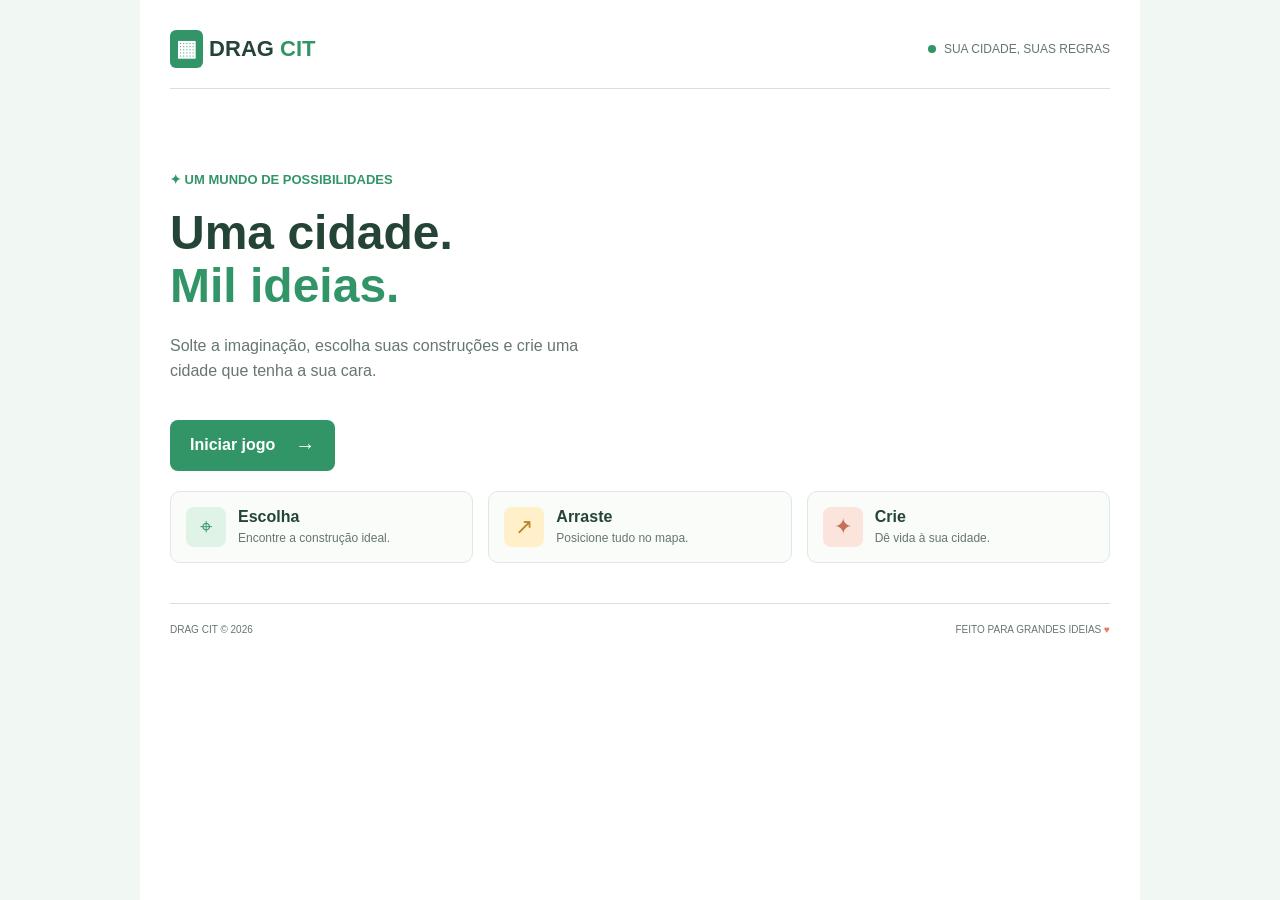
<file: index.html>
<!DOCTYPE html>
<html lang="pt-BR">
<head>
  <meta charset="UTF-8">
  <meta name="viewport" content="width=device-width, initial-scale=1.0">
  <title>Drag Cit — Construa sua cidade</title>
  <link rel="stylesheet" href="style.css">
</head>
<body>
  <main class="screen">
    <header class="topbar">
      <a class="brand" href="#" aria-label="Drag Cit início"><span class="brand-icon">▦</span> DRAG <span>CIT</span></a>
      <div class="top-note"><span class="online-dot"></span> SUA CIDADE, SUAS REGRAS</div>
    </header>

    <section class="hero">
      <div class="hero-copy">
        <p class="eyebrow"><span>✦</span> UM MUNDO DE POSSIBILIDADES</p>
        <h1>Uma cidade.<br><span>Mil ideias.</span></h1>
        <p class="description">Solte a imaginação, escolha suas construções e crie uma cidade que tenha a sua cara.</p>
        <button id="startButton" class="start-button" type="button">
          <a href="drag.html">Iniciar jogo</a><span class="button-arrow" aria-hidden="true">→</span>
        </button>

      </div>



    <section class="features" aria-label="Como jogar">
      <article class="feature"><span class="feature-icon mint">⌖</span><div><h2>Escolha</h2><p>Encontre a construção ideal.</p></div></article>
      <article class="feature"><span class="feature-icon yellow">↗</span><div><h2>Arraste</h2><p>Posicione tudo no mapa.</p></div></article>
      <article class="feature"><span class="feature-icon pink">✦</span><div><h2>Crie</h2><p>Dê vida à sua cidade.</p></div></article>
    </section>
    <footer><span>DRAG CIT © 2026</span><span>FEITO PARA GRANDES IDEIAS <b>♥</b></span></footer>
  </main>
  <script src="script.js"></script>
</body>
</html>
</file>
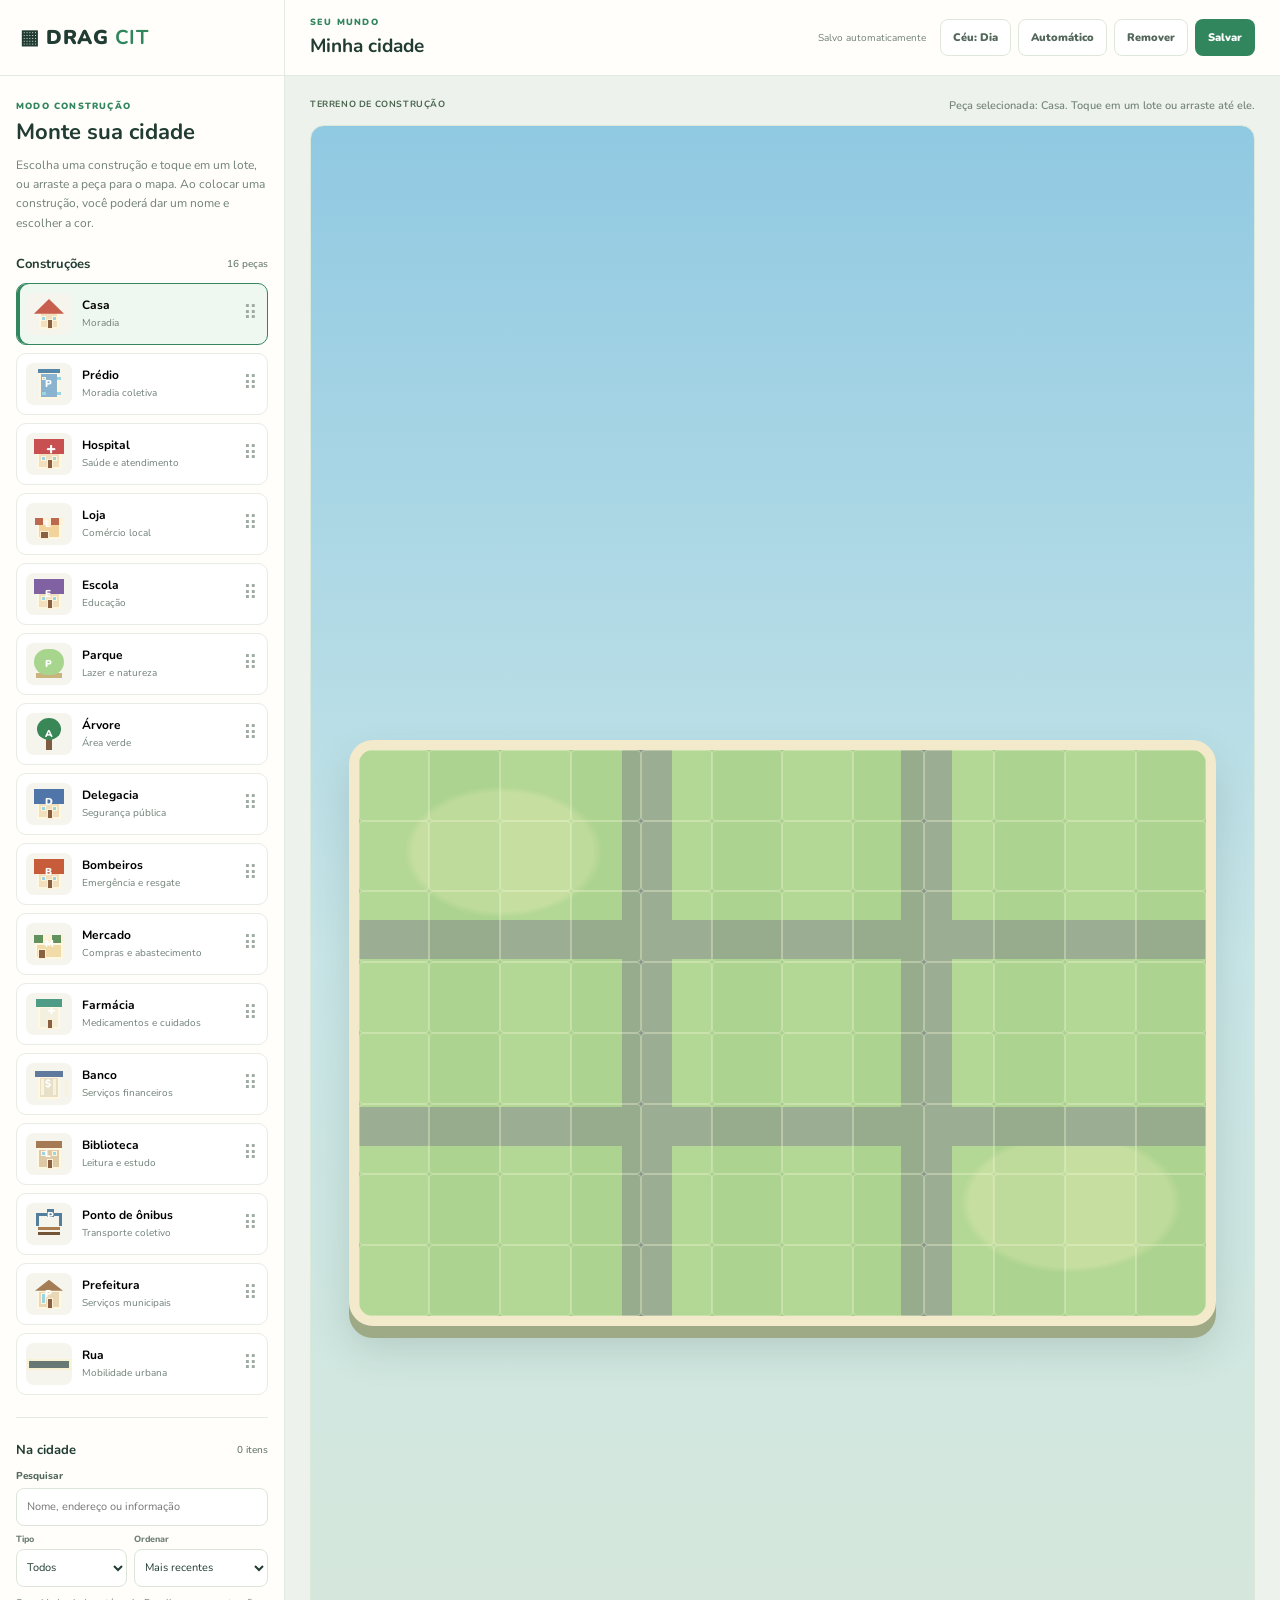
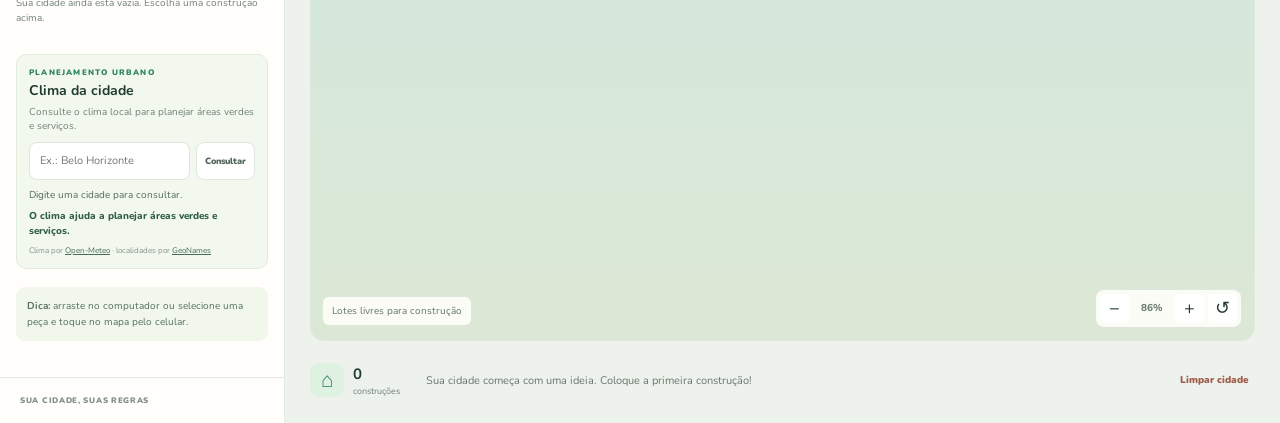
<file: drag.html>
<!doctype html>
<html lang="pt-BR">
<head>
  <meta charset="utf-8">
  <meta name="viewport" content="width=device-width, initial-scale=1">
  <meta name="theme-color" content="#edf3ec">
  <title>Drag Cit — Minha cidade</title>
  <link rel="stylesheet" href="drag.css">
</head>
<body>
<div class="layout">
  <aside class="sidebar" id="sidebar" aria-label="Painel de construções">
    <div class="side-head">
      <a class="brand" href="index.html">▦ DRAG <b>CIT</b></a>
      <button id="closeMenu" class="icon close" type="button" aria-label="Fechar menu">×</button>
    </div>
    <div class="side-content">
      <p class="kicker">MODO CONSTRUÇÃO</p>
      <h1>Monte sua cidade</h1>
      <p class="intro">Escolha uma construção e toque em um lote, ou arraste a peça para o mapa. Ao colocar uma construção, você poderá dar um nome e escolher a cor.</p>

      <section aria-labelledby="catalogHeading">
        <h2 class="catalog-title" id="catalogHeading">Construções <small id="pieceCount">0 peças</small></h2>
        <div class="catalog" id="catalog" aria-label="Catálogo de construções"></div>
      </section>

      <section class="placed-panel" aria-labelledby="placedHeading">
        <h2 class="catalog-title" id="placedHeading">Na cidade <small id="count">0 itens</small></h2>
        <label class="field-label" for="searchBuildings">Pesquisar</label>
        <input id="searchBuildings" class="control-input" type="search" placeholder="Nome, endereço ou informação">
        <div class="filter-row">
          <label class="filter-field"><span>Tipo</span>
            <select id="filterType" class="control-input"><option value="all">Todos</option></select>
          </label>
          <label class="filter-field"><span>Ordenar</span>
            <select id="sortBy" class="control-input">
              <option value="newest">Mais recentes</option>
              <option value="oldest">Mais antigos</option>
              <option value="name">Nome A–Z</option>
              <option value="type">Tipo</option>
            </select>
          </label>
        </div>
        <p id="emptyList" class="empty-list">Sua cidade ainda está vazia. Escolha uma construção acima.</p>
        <ul id="buildingList" class="building-list" aria-label="Construções colocadas na cidade"></ul>
      </section>

      <section class="weather-card" aria-labelledby="weatherHeading">
        <p class="kicker">PLANEJAMENTO URBANO</p>
        <h2 id="weatherHeading">Clima da cidade</h2>
        <p class="weather-intro">Consulte o clima local para planejar áreas verdes e serviços.</p>
        <form id="weatherForm" class="weather-form">
          <label class="sr-only" for="cityInput">Nome da cidade</label>
          <input id="cityInput" class="control-input" type="search" placeholder="Ex.: Belo Horizonte" required>
          <button class="tool secondary" id="weatherButton" type="submit">Consultar</button>
        </form>
        <p id="weatherResult" class="weather-result" role="status" aria-live="polite">Digite uma cidade para consultar.</p>
        <p id="weatherAdvice" class="weather-advice">O clima ajuda a planejar áreas verdes e serviços.</p>
        <small class="weather-credit">Clima por <a href="https://open-meteo.com/" target="_blank" rel="noopener noreferrer">Open-Meteo</a> · localidades por <a href="https://www.geonames.org/" target="_blank" rel="noopener noreferrer">GeoNames</a></small>
      </section>
      <p class="tip"><span><b>Dica:</b> arraste no computador ou selecione uma peça e toque no mapa pelo celular.</span></p>
    </div>
    <div class="side-foot">SUA CIDADE, SUAS REGRAS</div>
  </aside>

  <div class="overlay" id="overlay"></div>
  <main class="workspace">
    <header class="toolbar">
      <div class="toolbar-left">
        <button id="openMenu" class="icon menu" type="button" aria-label="Abrir construções">☰</button>
        <div><p class="kicker">SEU MUNDO</p><h2>Minha cidade</h2></div>
      </div>
      <div class="actions">
        <span id="saveStatus" role="status" aria-live="polite">Salvo automaticamente</span>
        <button id="toggleSky" class="tool secondary" type="button" aria-label="Alternar céu entre dia e noite">Céu: Dia</button>
        <button id="autoSky" class="tool secondary" type="button" aria-label="Usar o céu automático da consulta do clima">Automático</button>
        <button id="removeMode" class="tool secondary" type="button" aria-pressed="false">Remover</button>
        <button id="save" class="tool primary" type="button">Salvar</button>
      </div>
    </header>
    <section class="game" aria-label="Construtor de cidade">
      <div class="map-heading"><b>TERRENO DE CONSTRUÇÃO</b><span id="hint">Selecione uma peça e coloque no mapa</span></div>
      <div class="viewport" id="viewport">
        <div class="island-shadow" aria-hidden="true"></div>
        <div class="island" id="map" aria-label="Mapa isométrico da cidade">
          <div class="tiles" id="tiles" role="grid" aria-label="Lotes da cidade"></div>
          <div class="buildings" id="buildings" aria-label="Construções colocadas"></div>
        </div>
        <div class="map-controls" aria-label="Controles de zoom">
          <button id="zoomOut" type="button" aria-label="Diminuir zoom">−</button><span id="zoomLabel">86%</span>
          <button id="zoomIn" type="button" aria-label="Aumentar zoom">+</button>
          <button id="resetZoom" type="button" aria-label="Restaurar zoom">↺</button>
        </div>
        <div class="legend">Lotes livres para construção</div>
      </div>
      <div class="bottom">
        <div class="stat"><span>⌂</span><div><b id="mapCount">0</b><small>construções</small></div></div>
        <p id="message" role="status" aria-live="polite">Sua cidade começa com uma ideia. Coloque a primeira construção!</p>
        <button id="clear" type="button">Limpar cidade</button>
      </div>
    </section>
  </main>
</div>

<dialog id="buildingDialog" class="building-dialog" aria-labelledby="dialogTitle">
  <section id="insideView" class="inside-view" hidden>
    <div class="dialog-head">
      <div><p class="kicker">VOCÊ ENTROU EM</p><h2 id="dialogTitle">Construção</h2></div>
      <button id="closeDialog" class="icon dialog-close" type="button" aria-label="Voltar à cidade">×</button>
    </div>
    <div class="room-scene" aria-label="Interior da construção">
      <div class="room-window"></div>
      <div class="room-shelf"></div>
      <div class="room-floor"></div>
      <div id="interiorDrawing" class="interior-drawing"></div>
    </div>
    <p id="insideMessage" class="inside-message"></p>
    <dl class="building-info">
      <div><dt>Endereço</dt><dd id="insideAddress"></dd></div>
      <div><dt>Situação</dt><dd id="insideStatus"></dd></div>
      <div><dt>Informações</dt><dd id="insideNotes"></dd></div>
    </dl>
    <div class="dialog-actions">
      <button id="deleteBuilding" class="tool danger" type="button">Excluir</button>
      <button id="editBuilding" class="tool primary" type="button">Editar informações</button>
    </div>
  </section>

  <form id="buildingForm" class="building-form" hidden>
    <div class="dialog-head">
      <div><p class="kicker" id="formKicker">NOVA CONSTRUÇÃO</p><h2 id="formTitle">Personalize sua construção</h2></div>
      <button id="cancelForm" class="icon dialog-close" type="button" aria-label="Cancelar">×</button>
    </div>
    <p id="formLocation" class="dialog-location"></p>
    <label class="field-label" for="buildingName">Nome</label>
    <input id="buildingName" class="control-input" maxlength="40" placeholder="Ex.: Casa da família" required>
    <label class="field-label" for="buildingAddress">Endereço</label>
    <input id="buildingAddress" class="control-input" maxlength="80" placeholder="Ex.: Rua das Flores, 25" required>
    <label class="field-label" for="buildingColor">Cor da construção</label>
    <input id="buildingColor" class="color-input" type="color" value="#c85e4d">
    <label class="field-label" for="buildingStatus">Situação</label>
    <select id="buildingStatus" class="control-input">
      <option value="planned">Planejada</option><option value="building">Em construção</option><option value="ready">Concluída</option>
    </select>
    <label class="field-label" for="buildingNotes">Informações</label>
    <textarea id="buildingNotes" class="control-input" rows="3" maxlength="240" placeholder="Ex.: dois quartos, jardim, moradores..."></textarea>
    <div class="dialog-actions">
      <button id="cancelFormButton" class="tool secondary" type="button">Cancelar</button>
      <button class="tool primary" type="submit">Salvar construção</button>
    </div>
  </form>
</dialog>
<script src="drag.js" defer></script>
</body>
</html>
</file>
<file: style.css>
/* Configurações gerais */
* {
    box-sizing: border-box;
}

body {
    margin: 0;
    font-family: Arial, sans-serif;
    background-color: #f1f8f3;
    color: #244536;
}

/* Página principal */
.screen {
    max-width: 1000px;
    min-height: 100vh;
    margin: 0 auto;
    padding: 30px;
    background-color: white;
}

/* Cabeçalho */
.topbar {
    display: flex;
    justify-content: space-between;
    align-items: center;
    padding-bottom: 20px;
    border-bottom: 1px solid #dddddd;
}

/* Logo */
.brand {
    color: #244536;
    font-size: 22px;
    font-weight: bold;
    text-decoration: none;
}

.brand-icon {
    display: inline-block;
    padding: 6px;
    border-radius: 6px;
    background-color: #329568;
    color: white;
}

.brand span:last-child {
    color: #329568;
}

/* Texto do cabeçalho */
.top-note {
    color: #66776d;
    font-size: 12px;
}

.online-dot {
    display: inline-block;
    width: 8px;
    height: 8px;
    margin-right: 5px;
    border-radius: 50%;
    background-color: #329568;
}

/* Área de apresentação */
.hero {
    padding: 70px 0;
}

.hero-copy {
    max-width: 550px;
}

/* Texto acima do título */
.eyebrow {
    color: #329568;
    font-size: 13px;
    font-weight: bold;
}

/* Título */
h1 {
    margin: 20px 0;
    font-size: 48px;
    line-height: 1.1;
}

h1 span {
    color: #329568;
}

/* Descrição */
.description {
    max-width: 450px;
    color: #66776d;
    font-size: 16px;
    line-height: 1.6;
}

/* Botão de iniciar */
.start-button {
    display: inline-flex;
    align-items: center;
    gap: 20px;
    margin-top: 20px;
    padding: 14px 20px;
    border: none;
    border-radius: 8px;
    background-color: #329568;
    cursor: pointer;
    transition: background-color 0.3s;
}

/* Link dentro do botão */
.start-button a {
    color: white;
    font-size: 16px;
    font-weight: bold;
    text-decoration: none;
}

.start-button:hover {
    background-color: #26764f;
}

.button-arrow {
    color: white;
    font-size: 20px;
}

/* Cartões de instruções */
.features {
    display: flex;
    gap: 15px;
    margin-top: 20px;
}

.feature {
    display: flex;
    flex: 1;
    align-items: center;
    gap: 12px;
    padding: 15px;
    border: 1px solid #e0e8e2;
    border-radius: 10px;
    background-color: #fafcf9;
}

.feature h2 {
    margin: 0 0 5px;
    font-size: 16px;
}

.feature p {
    margin: 0;
    color: #66776d;
    font-size: 12px;
}

/* Ícones */
.feature-icon {
    display: flex;
    flex-shrink: 0;
    align-items: center;
    justify-content: center;
    width: 40px;
    height: 40px;
    border-radius: 8px;
    font-size: 22px;
}

.mint {
    background-color: #dff3e6;
    color: #329568;
}

.yellow {
    background-color: #fff0c9;
    color: #b98525;
}

.pink {
    background-color: #fbe4dc;
    color: #c76f58;
}

/* Rodapé */
footer {
    display: flex;
    justify-content: space-between;
    gap: 15px;
    margin-top: 40px;
    padding: 20px 0;
    border-top: 1px solid #dddddd;
    color: #66776d;
    font-size: 10px;
}

footer b {
    color: #e87968;
}

/* Adaptação para celulares */
@media (max-width: 600px) {
    .screen {
        padding: 20px;
    }

    .top-note {
        font-size: 9px;
    }

    .hero {
        padding: 45px 0;
    }

    h1 {
        font-size: 38px;
    }

    .features {
        flex-direction: column;
    }

    footer {
        flex-direction: column;
    }
}
</file>
<file: drag.css>
@import url('https://fonts.googleapis.com/css2?family=Nunito:wght@400;600;700;800;900&display=swap');

/* 1. Configurações gerais */
:root {
    --ink: #213c32;
    --muted: #708078;
    --green: #32865e;
    --line: #e3eae1;
    --surface: #fffefa;
    --background: #edf3ec;
    --selected: #eff8f0;
}

* {
    box-sizing: border-box;
}

body {
    margin: 0;
    background: var(--background);
    color: var(--ink);
    font-family: Nunito, Arial, sans-serif;
}

button {
    font: inherit;
    cursor: pointer;
}

button:focus-visible,
a:focus-visible {
    outline: 3px solid #e6b84e;
    outline-offset: 3px;
}

/* Estrutura */
.layout {
    display: flex;
    min-height: 100vh;
}

.sidebar {
    display: flex;
    flex: 0 0 285px;
    flex-direction: column;
    width: 285px;
    background: var(--surface);
    border-right: 1px solid var(--line);
    z-index: 30;
}

.side-head {
    display: flex;
    align-items: center;
    justify-content: space-between;
    height: 76px;
    padding: 0 20px;
    border-bottom: 1px solid var(--line);
}

.brand {
    color: var(--ink);
    font-size: 20px;
    font-weight: 900;
    letter-spacing: .5px;
    text-decoration: none;
}

.brand b {
    color: var(--green);
}

.side-content {
    flex: 1;
    padding: 24px 16px;
}

.kicker {
    margin: 0 0 5px;
    color: var(--green);
    font-size: 9px;
    font-weight: 900;
    letter-spacing: 1.2px;
}

.sidebar h1 {
    margin: 0;
    font-size: 22px;
}

.intro {
    margin: 9px 0 22px;
    color: var(--muted);
    font-size: 12px;
    line-height: 1.6;
}

.catalog-title {
    display: flex;
    justify-content: space-between;
    font-size: 13px;
}

.catalog-title small,
.piece small {
    color: var(--muted);
    font-size: 10px;
}

.catalog-title small {
    font-weight: 600;
}

.catalog {
    display: grid;
    gap: 8px;
}

.piece {
    display: flex;
    align-items: center;
    gap: 10px;
    width: 100%;
    min-height: 62px;
    padding: 9px;
    background: white;
    border: 1px solid #e7ece4;
    border-radius: 10px;
    text-align: left;
}

.piece:hover,
.piece.selected {
    background: var(--selected);
    border-color: var(--green);
}

.piece.selected {
    box-shadow: inset 3px 0 var(--green);
}

.piece > span:nth-child(2) {
    display: grid;
    flex: 1;
    gap: 3px;
}

.piece b {
    font-size: 12px;
}

.grip {
    color: #9eaaa1;
    font-size: 20px;
}

.art {
    display: grid;
    flex-shrink: 0;
    place-items: center;
    width: 43px;
    height: 42px;
    border-radius: 7px;
    font-size: 27px;
    font-weight: 900;
    image-rendering: pixelated;
}

.house {
    color: #c85e4d;
    background: #f8e8bc;
}

.apartment {
    color: #5688ab;
    background: #d9eaf5;
}

.shop {
    color: #bc6a4f;
    background: #f8e4c2;
}

.tree,
.park {
    color: #398657;
    background: #d9efcf;
}

.park {
    background: #d7efcf;
}

.road {
    color: #758781;
    background: #e5ebe6;
}

.tip {
    display: flex;
    gap: 8px;
    margin-top: 18px;
    padding: 11px;
    color: #b68b35;
    background: #f1f7eb;
    border-radius: 9px;
    font-size: 12px;
}

.tip span {
    color: #55705e;
    font-size: 10px;
    line-height: 1.6;
}

.side-foot {
    padding: 17px 20px;
    color: #819087;
    border-top: 1px solid var(--line);
    font-size: 8px;
    font-weight: 900;
    letter-spacing: .7px;
}



/* 2. Área principal */
.workspace {
    display: flex;
    flex: 1;
    flex-direction: column;
    min-width: 0;
}

.toolbar {
    display: flex;
    align-items: center;
    justify-content: space-between;
    gap: 15px;
    min-height: 76px;
    padding: 0 25px;
    background: var(--surface);
    border-bottom: 1px solid var(--line);
}

.toolbar-left,
.actions {
    display: flex;
    align-items: center;
}

.toolbar-left {
    gap: 11px;
}

.toolbar h2 {
    margin: 0;
    font-size: 19px;
}

.actions {
    gap: 7px;
}

.actions > span {
    margin-right: 7px;
    color: var(--muted);
    font-size: 10px;
}

.tool {
    padding: 10px 12px;
    border: 1px solid transparent;
    border-radius: 8px;
    font-size: 11px;
    font-weight: 900;
}

.primary {
    color: white;
    background: var(--green);
}

.primary:hover {
    background: #236847;
}

.secondary {
    color: #53675b;
    background: white;
    border-color: #dfe7dd;
}

/* 3. Mapa */
.game {
    display: flex;
    flex: 1;
    flex-direction: column;
    min-height: 0;
    padding: 22px 25px 16px;
}

.map-heading {
    display: flex;
    justify-content: space-between;
    gap: 12px;
    margin-bottom: 12px;
    color: #77867b;
    font-size: 9px;
    letter-spacing: .6px;
}

.map-heading span {
    font-size: 11px;
    font-weight: 600;
    letter-spacing: 0;
}

.viewport {
    position: relative;
    display: grid;
    flex: 1;
    place-items: center;
    min-height: 440px;
    overflow: hidden;
    background-color: #e7f1e3;
    background-image: radial-gradient(#cbdcc6 1px, transparent 1px);
    background-size: 18px 18px;
    border: 1px solid #dce8d9;
    border-radius: 14px;
}

.island,
.island-shadow {
    position: absolute;
    width: min(68%, 690px);
    aspect-ratio: 1 / .67;
    transform: rotate(30deg) skewX(-30deg) scale(.86);
    border-radius: 10px;
}

.island-shadow {
    top: calc(50% - min(68%, 690px) * .335 + 15px);
    background: #a8c6a0;
    box-shadow: 0 15px 0 #95b58e;
}

.island {
    overflow: hidden;
    background: #a5d393;
    border: 3px solid #f5f2d9;
    box-shadow: 0 0 0 2px #8dbd80;
}

.tiles {
    position: absolute;
    display: grid;
    inset: 0;
    grid-template: repeat(8, 1fr) / repeat(12, 1fr);
}

.tile {
    min-width: 0;
    min-height: 0;
    background: #a5d393;
    border-right: 1px solid #8bc27d;
    border-bottom: 1px solid #8bc27d;
    cursor: crosshair;
}

.tile:nth-child(odd) {
    background: #a0cf8e;
}

.tile:hover,
.tile.drop-target {
    background: #d4efb8;
    outline: 2px solid #f5f2d9;
    outline-offset: -3px;
}

.tile.occupied {
    background: #9bca89;
}



/* 4. Construções no mapa */
.buildings {
    position: absolute;
    pointer-events: none;
    inset: 0;
}

.placed {
    position: absolute;
    display: grid;
    place-items: center;
    width: 8.3333%;
    height: 12.5%;
    transform: translate(-50%, -50%);
    pointer-events: auto;
    cursor: grab;
    z-index: 5;
}

.placed:active {
    cursor: grabbing;
}

.sprite {
    position: relative;
    width: 92%;
    height: 92%;
    filter: drop-shadow(2px 3px 0 #6b9860);
    image-rendering: pixelated;
}

.sprite i,
.sprite b,
.sprite em {
    position: absolute;
    display: block;
    font-style: normal;
}

.sprite i {
    bottom: 7%;
    left: 12%;
    width: 76%;
    height: 42%;
    background: #c6b78a;
    border: 2px solid #f4eac6;
}

.sprite b {
    bottom: 44%;
    left: 3%;
    width: 94%;
    height: 36%;
    background: #d56c55;
    clip-path: polygon(
        50% 0,
        100% 55%,
        88% 100%,
        12% 100%,
        0 55%
    );
}

.sprite em {
    z-index: 2;
    bottom: 22%;
    left: 24%;
    width: 15%;
    height: 17%;
    background: #8bd2e2;
    border: 1px solid #fff2cc;
    box-shadow: 18px 0 #8bd2e2;
}

/* Casa */
.sprite.house::after {
    position: absolute;
    z-index: 2;
    bottom: 7%;
    left: 43%;
    width: 15%;
    height: 28%;
    content: '';
    background: #916143;
    border: 1px solid #fff2cc;
}

/* Apartamento */
.sprite.apartment i {
    left: 18%;
    width: 64%;
    height: 69%;
    background: #80add0;
}

.sprite.apartment b {
    bottom: 73%;
    left: 18%;
    width: 64%;
    height: 13%;
    background: #5b819e;
    clip-path: none;
}

.sprite.apartment em {
    bottom: 48%;
    left: 29%;
    width: 12%;
    height: 10%;
    background: #fff0b3;
    box-shadow:
        17px 0 #fff0b3,
        0 13px #fff0b3,
        17px 13px #fff0b3,
        0 26px #fff0b3,
        17px 26px #fff0b3;
}

/* Loja */
.sprite.shop i {
    background: #f0cb83;
}

.sprite.shop b {
    bottom: 65%;
    height: 18%;
    background: repeating-linear-gradient(
        90deg,
        #d56c55 0 8px,
        #fff0cc 8px 16px
    );
    clip-path: none;
}

.sprite.shop em {
    bottom: 24%;
    left: 22%;
    width: 25%;
    height: 23%;
    box-shadow: none;
}

/* Árvore */
.sprite.tree i {
    bottom: 2%;
    left: 43%;
    width: 15%;
    height: 35%;
    background: #8a6042;
    border: 0;
}

.sprite.tree b {
    bottom: 25%;
    left: 15%;
    width: 70%;
    height: 65%;
    background: #398657;
    clip-path: polygon(
        50% 0,
        85% 22%,
        100% 55%,
        82% 100%,
        18% 100%,
        0 55%,
        15% 22%
    );
}

.sprite.tree em,
.sprite.park em,
.sprite.road em {
    display: none;
}

/* Parque */
.sprite.park i {
    bottom: 10%;
    left: 7%;
    width: 86%;
    height: 62%;
    background: #75ba70;
    border: 2px solid #e7f0c9;
}

.sprite.park b {
    bottom: 44%;
    left: 26%;
    width: 48%;
    height: 45%;
    background: #398657;
}

/* Estrada */
.sprite.road i {
    bottom: 28%;
    left: -20%;
    width: 140%;
    height: 36%;
    background: #84948e;
    border: 2px solid #f8f0d0;
}

.sprite.road b {
    bottom: 44%;
    left: -15%;
    width: 130%;
    height: 3px;
    background: repeating-linear-gradient(
        90deg,
        #fff0be 0 8px,
        transparent 8px 15px
    );
    clip-path: none;
}




/* 5. Controles do mapa */
.map-controls {
    position: absolute;
    right: 12px;
    bottom: 12px;
    display: flex;
    align-items: center;
    gap: 4px;
    padding: 4px;
    background: #fffefaed;
    border: 1px solid #dfe7dd;
    border-radius: 9px;
}

.map-controls button {
    width: 29px;
    height: 29px;
    color: var(--ink);
    background: white;
    border: 0;
    border-radius: 6px;
    font-size: 18px;
}

.map-controls button:hover {
    background: #eaf4e9;
}

#zoomLabel {
    min-width: 38px;
    color: var(--muted);
    font-size: 10px;
    font-weight: 800;
    text-align: center;
}

.legend {
    position: absolute;
    bottom: 15px;
    left: 12px;
    padding: 7px 9px;
    color: #637569;
    background: #fffefaeb;
    border-radius: 6px;
    font-size: 10px;
}

/* Estatísticas inferiores */
.bottom {
    display: flex;
    align-items: center;
    gap: 16px;
    min-height: 66px;
    padding-top: 13px;
}

.stat {
    display: flex;
    align-items: center;
    gap: 9px;
    min-width: 100px;
}

.stat > span {
    display: grid;
    place-items: center;
    width: 34px;
    height: 34px;
    color: var(--green);
    background: #dff1e1;
    border-radius: 9px;
    font-size: 21px;
}

.stat div {
    display: grid;
    gap: 1px;
}

.stat b {
    font-size: 15px;
}

.stat small {
    color: var(--muted);
    font-size: 9px;
}

#message {
    flex: 1;
    color: #68786e;
    font-size: 11px;
}

#clear {
    color: #a35d4e;
    background: transparent;
    border: 0;
    font-size: 10px;
    font-weight: 900;
}

.icon {
    display: none;
}


#map {
  touch-action: none;
}



/* 6. Tablet */
@media (max-width: 900px) {
    .toolbar {
        padding: 0 16px;
    }

    .game {
        padding: 17px;
    }

    .actions > span {
        display: none;
    }

    .island,
    .island-shadow {
        width: 78%;
    }
}

/* 7. Celular */
@media (max-width: 680px) {
    .sidebar {
        position: fixed;
        inset: 0 auto 0 0;
        width: min(310px, 86vw);
        max-width: 86vw;
        transform: translateX(-105%);
        transition: transform .22s;
        box-shadow: 15px 0 40px #19352f20;
    }

    .sidebar.open {
        transform: translateX(0);
    }

    .icon {
        display: grid;
        place-items: center;
        width: 37px;
        height: 37px;
        color: var(--ink);
        background: white;
        border: 1px solid var(--line);
        border-radius: 8px;
        font-size: 20px;
    }

    .close {
        font-size: 24px;
    }

    .overlay {
        position: fixed;
        display: none;
        inset: 0;
        z-index: 20;
        background: #142d2466;
    }

    .overlay.show {
        display: block;
    }

    .toolbar {
        gap: 6px;
        min-height: 70px;
        padding: 0 10px;
    }

    .toolbar-left {
        gap: 8px;
    }

    .toolbar h2 {
        font-size: 16px;
    }

    .toolbar .kicker {
        font-size: 7px;
    }

    .actions {
        gap: 4px;
    }

    .tool {
        padding: 9px 10px;
    }

    .tool span {
        display: none;
    }

    .game {
        padding: 14px 9px 10px;
    }

    .map-heading {
        flex-direction: column;
        gap: 5px;
        font-size: 8px;
    }

    .map-heading span {
        font-size: 10px;
    }

    .viewport {
        min-height: 54vh;
    }

    .island,
    .island-shadow {
        width: 96%;
        transform: rotate(30deg) skewX(-30deg) scale(.87);
    }

    .island-shadow {
        top: calc(50% - 16vw + 12px);
    }

    .legend {
        bottom: 6px;
        left: 6px;
        padding: 6px;
        font-size: 8px;
    }

    .map-controls {
        right: 6px;
        bottom: 6px;
        gap: 2px;
        padding: 3px;
    }

    .map-controls button {
        width: 26px;
        height: 26px;
    }

    .bottom {
        flex-wrap: wrap;
        gap: 7px;
        padding-top: 10px;
    }

    .stat {
        min-width: 80px;
    }

    #message {
        order: 3;
        flex-basis: 100%;
        margin: 0;
        font-size: 10px;
    }

    #clear {
        margin-left: auto;
        padding: 8px 0;
    }
}

/* 8. Acessibilidade */
@media (prefers-reduced-motion: reduce) {
    *,
    *::before,
    *::after {
        transition: none !important;
    }
}





/* Etapa 3 — catálogo, filtros, cidade e detalhes */
:root { --map-zoom: .86; }
.side-content { overflow-y: auto; }
.catalog-title { align-items: center; margin: 20px 0 10px; }
.piece { min-height: 58px; }
.art.hospital { color: #c74e4e; background: #fde7e4; }
.art.school { color: #8765a6; background: #eee5fa; }
.art.police { color: #5274a3; background: #e2ebfa; }
.art.fire { color: #bd553e; background: #ffeadb; }
.placed-panel { margin-top: 22px; padding-top: 3px; border-top: 1px solid var(--line); }
.field-label { display: block; margin: 10px 0 5px; color: #566b5d; font-size: 10px; font-weight: 800; }
.control-input { width: 100%; min-height: 38px; padding: 8px 10px; color: var(--ink); background: #fff; border: 1px solid #dce5dc; border-radius: 8px; font: inherit; font-size: 11px; }
.control-input:focus { outline: 3px solid #32865e35; border-color: var(--green); }
.filter-row { display: grid; grid-template-columns: 1fr 1.2fr; gap: 7px; margin-top: 7px; }
.filter-field { min-width: 0; }
.filter-field span { display: block; margin: 0 0 4px; color: #728178; font-size: 9px; font-weight: 800; }
.filter-field .control-input { padding: 7px 6px; }
.building-list { display: grid; gap: 6px; margin: 8px 0 0; padding: 0; list-style: none; }
.building-row { display: flex; align-items: center; gap: 8px; width: 100%; min-height: 48px; padding: 6px; color: var(--ink); background: #fff; border: 1px solid #e6ece5; border-radius: 8px; text-align: left; }
.building-row:hover { background: var(--selected); border-color: var(--green); }
.building-row-info { display: grid; flex: 1; gap: 2px; min-width: 0; }
.building-row-info b { overflow: hidden; font-size: 10px; text-overflow: ellipsis; white-space: nowrap; }
.building-row-info small { color: var(--muted); font-size: 9px; }
.art.mini { width: 30px; height: 30px; font-size: 18px; }
.status-dot { width: 9px; height: 9px; flex: 0 0 auto; border-radius: 50%; background: #d5ae55; }
.status-building { background: #5892c4; }
.status-ready { background: #3a9a66; }
.empty-list { margin: 9px 0 0; color: var(--muted); font-size: 10px; line-height: 1.5; }
.empty-list[hidden] { display: none; }
.weather-card { margin-top: 20px; padding: 12px; background: #f3f8ee; border: 1px solid #e2ecdc; border-radius: 10px; }
.weather-card .kicker { margin-bottom: 3px; font-size: 8px; }
.weather-card h2 { margin: 0; font-size: 14px; }
.weather-intro { margin: 5px 0 8px; color: var(--muted); font-size: 10px; line-height: 1.45; }
.weather-form { display: flex; gap: 6px; }
.weather-form .control-input { min-width: 0; }
.weather-form .tool { flex: 0 0 auto; padding: 8px; font-size: 9px; }
.weather-result { min-height: 15px; margin: 8px 0 0; color: #526b5a; font-size: 10px; line-height: 1.5; }
.tool:disabled { cursor: wait; opacity: .65; }
.actions .is-error { color: #a8483c; }
.tool.active { color: #fff; background: #a85445; border-color: #a85445; }
.tile { padding: 0; border: 0; border-right: 1px solid #8bc27d; border-bottom: 1px solid #8bc27d; border-radius: 0; appearance: none; }
.tile:focus-visible { z-index: 3; outline: 3px solid #f0b948; outline-offset: -3px; }
.tile.drop-target { background: #d4efb8; }
.island, .island-shadow { transform: rotate(30deg) skewX(-30deg) scale(var(--map-zoom)); transition: transform .15s ease; }
.placed { width: 8.3333%; height: 12.5%; padding: 1px; border: 0; background: transparent; border-radius: 5px; }
.placed:hover, .placed:focus-visible { z-index: 10; background: #fff7; outline: 2px solid #fff5c9; outline-offset: -2px; }
.placed-icon { display: grid; place-items: center; width: 82%; height: 76%; color: #fff; background: #b86a50; border: 2px solid #fff5d7; border-radius: 7px 7px 4px 4px; box-shadow: 2px 4px 0 #547850; font-size: clamp(13px, 2vw, 24px); font-weight: 900; line-height: 1; transform: skewX(30deg) rotate(-30deg); }
.placed-label { position: absolute; bottom: -11%; max-width: 115%; overflow: hidden; padding: 1px 3px; color: #234033; background: #fffefaeb; border-radius: 3px; font-size: clamp(6px, .8vw, 9px); line-height: 1.3; text-overflow: ellipsis; white-space: nowrap; transform: skewX(30deg) rotate(-30deg); }
.placed-apartment .placed-icon { background: #668fb2; }
.placed-hospital .placed-icon { color: #fff; background: #c9514f; }
.placed-shop .placed-icon { background: #c18542; }
.placed-school .placed-icon { background: #81639d; }
.placed-park .placed-icon, .placed-tree .placed-icon { background: #448c58; }
.placed-police .placed-icon { background: #5274a3; }
.placed-fire .placed-icon { background: #c75c3b; }
.placed-road .placed-icon { color: #fff3c8; background: #687874; border-radius: 3px; }
.building-dialog { width: min(420px, calc(100vw - 28px)); padding: 20px; color: var(--ink); background: var(--surface); border: 1px solid var(--line); border-radius: 14px; box-shadow: 0 22px 70px #132b2166; }
.building-dialog::backdrop { background: #142d2480; backdrop-filter: blur(2px); }
.dialog-head { display: flex; align-items: flex-start; justify-content: space-between; gap: 12px; }
.dialog-head h2 { margin: 0; font-size: 20px; }
.dialog-close { display: grid; }
.dialog-location { margin: 8px 0 14px; color: var(--muted); font-size: 11px; }
.building-dialog textarea { resize: vertical; }
.dialog-actions { display: flex; justify-content: space-between; gap: 10px; margin-top: 18px; }
.tool.danger { color: #a34f42; background: #fff; border-color: #ecd4cf; }
.tool.danger:hover { background: #fff0ec; }
.sr-only { position: absolute; width: 1px; height: 1px; padding: 0; overflow: hidden; clip: rect(0, 0, 0, 0); white-space: nowrap; border: 0; }
@media (max-width: 680px) {
  .sidebar { overflow: hidden; }
  .side-content { padding: 18px 14px; }
  .island, .island-shadow { transform: rotate(30deg) skewX(-30deg) scale(var(--map-zoom)); }
  .placed-icon { font-size: clamp(13px, 4vw, 21px); }
  .placed-label { bottom: -8%; font-size: 7px; }
  .building-dialog { padding: 16px; }
}
@media (prefers-reduced-motion: reduce) {
  .island, .island-shadow { transition: none; }
}

.weather-advice { margin: 6px 0 0; color: #315f43; font-size: 10px; line-height: 1.5; font-weight: 800; }
.weather-credit { display: block; margin-top: 6px; color: #829087; font-size: 8px; }
.weather-credit a { color: #456d50; }


/* Construções desenhadas com formas CSS, sem emojis */
.piece-art { display:grid; flex:0 0 46px; place-items:center; width:46px; height:42px; overflow:hidden; background:#f5f4ed; border-radius:8px; }
.building-art { position:relative; display:block; width:82%; height:88%; --building-color:#c85e4d; }
.building-art span { position:absolute; display:block; }
.art-roof { z-index:2; top:7%; left:8%; width:84%; height:43%; background:var(--building-color); }
.art-body { z-index:1; bottom:6%; left:20%; width:60%; height:52%; background:#f1dfbd; border:2px solid #fff7df; }
.art-window { z-index:3; bottom:28%; left:27%; width:15%; height:15%; background:#9bd4e3; border:1px solid #fff5d8; }
.art-window.window-two { left:58%; }
.art-door { z-index:3; bottom:6%; left:44%; width:16%; height:29%; background:#8a6042; border:1px solid #fff0d3; }
.art-sign { z-index:4; top:30%; left:40%; color:#fff; font-size:10px; font-weight:900; }
.art-house .art-roof { clip-path:polygon(50% 0,100% 100%,0 100%); }
.art-house .art-body { left:22%; width:56%; }
.art-house .art-sign, .art-tree .art-window, .art-tree .art-door, .art-park .art-window, .art-park .art-door, .art-road .art-window, .art-road .art-door { display:none; }
.art-apartment .art-roof { top:7%; left:19%; width:62%; height:12%; clip-path:none; }
.art-apartment .art-body { top:16%; bottom:6%; left:22%; width:56%; height:auto; background:#89b3cf; }
.art-apartment .art-window { bottom:auto; top:29%; left:31%; width:12%; height:10%; box-shadow:15px 0 #9bd4e3,0 15px #9bd4e3,15px 15px #9bd4e3,0 30px #9bd4e3,15px 30px #9bd4e3; }
.art-apartment .art-window.window-two { display:none; }
.art-apartment .art-door { display:none; }
.art-hospital .art-body, .art-school .art-body, .art-police .art-body, .art-fire .art-body { left:17%; width:66%; height:50%; }
.art-hospital .art-sign { top:2%; left:41%; color:#fff; font-size:17px; }
.art-shop .art-roof { top:33%; left:12%; width:76%; height:20%; clip-path:none; background:repeating-linear-gradient(90deg,var(--building-color) 0 8px,#fff2d7 8px 16px); }
.art-shop .art-body { top:49%; bottom:6%; left:17%; width:66%; height:auto; background:#f1d39b; }
.art-shop .art-window { display:none; }
.art-shop .art-door { left:25%; width:24%; height:22%; }
.art-tree .art-roof { top:5%; left:16%; width:68%; height:63%; border-radius:50%; clip-path:none; }
.art-tree .art-body { bottom:4%; left:43%; width:14%; height:40%; background:#805d40; border:0; }
.art-park .art-roof { top:7%; left:8%; width:84%; height:75%; border-radius:18px; clip-path:none; background:#a8d58e; }
.art-park .art-body { bottom:10%; left:14%; width:72%; height:12%; background:#c9b47e; border:0; }
.art-police .art-sign { top:25%; left:39%; }
.art-fire .art-sign { top:25%; left:39%; }
.art-road .art-roof { top:35%; left:-10%; width:120%; height:32%; clip-path:none; background:#687874; border:2px solid #f9f1d3; }
.art-road .art-body { top:49%; bottom:auto; left:-7%; width:114%; height:4%; background:repeating-linear-gradient(90deg,#fff1c4 0 8px,transparent 8px 15px); border:0; }
.art-road .art-sign { display:none; }
.piece .building-art { width:78%; height:82%; }
.placed { padding:0; overflow:visible; background:transparent; border:0; }
.placed > .building-art { width:86%; height:78%; filter:drop-shadow(2px 4px 0 #587e50); transform:none; }
.placed-label { bottom:-8%; max-width:130%; padding:2px 4px; color:#203c30; background:#fffef3ed; border:1px solid #d7e2d1; border-radius:4px; font-size:clamp(6px,.8vw,9px); font-weight:800; }
.type-marker { display:grid; flex:0 0 30px; place-items:center; width:30px; height:30px; color:#fff; background:var(--green); border-radius:8px; font-size:12px; font-weight:900; }
.building-dialog { width:min(470px,calc(100vw - 24px)); max-height:calc(100vh - 24px); padding:20px; overflow-y:auto; color:var(--ink); background:var(--surface); border:1px solid var(--line); border-radius:16px; box-shadow:0 24px 70px #142c2166; }
.building-dialog::backdrop { background:#142d2485; backdrop-filter:blur(2px); }
.building-dialog [hidden] { display:none !important; }
.dialog-head { display:flex; align-items:flex-start; justify-content:space-between; gap:12px; margin-bottom:12px; }
.dialog-head h2 { margin:0; font-size:20px; }
.dialog-close { display:grid; flex:0 0 38px; }
.dialog-location { margin:0 0 12px; color:var(--muted); font-size:11px; }
.building-form .control-input { margin-bottom:3px; }
.color-input { width:100%; height:42px; padding:4px; background:#fff; border:1px solid #dce5dc; border-radius:8px; }
.dialog-actions { display:flex; justify-content:space-between; gap:8px; margin-top:18px; }
.tool.danger { color:#a34f42; background:#fff; border-color:#ecd4cf; }
.tool.danger:hover { background:#fff0ec; }
.room-scene { position:relative; height:205px; overflow:hidden; background:linear-gradient(#dcecf0 0 62%,#d9c7a1 62%); border:1px solid #d8dfd5; border-radius:12px; }
.room-window { position:absolute; top:22px; right:25px; width:82px; height:70px; background:linear-gradient(#b7e2ee 0 65%,#76a66d 65%); border:7px solid #fff8e9; box-shadow:0 0 0 1px #b9c6b6; }
.room-shelf { position:absolute; right:19px; bottom:54px; width:100px; height:12px; background:#8d6948; box-shadow:0 9px 0 #bd976d; }
.room-floor { position:absolute; bottom:0; left:0; width:100%; height:38%; background:repeating-linear-gradient(0deg,#cbb58f 0 18px,#d7c4a2 18px 20px); }
.interior-drawing { position:absolute; bottom:20px; left:16%; width:108px; height:120px; }
.interior-drawing .building-art { width:100%; height:100%; filter:drop-shadow(3px 5px 0 #6c7e5d); }
.inside-message { margin:11px 0; color:#506b59; font-size:12px; }
.building-info { display:grid; gap:8px; margin:12px 0 0; }
.building-info div { padding:9px 10px; background:#f3f7ef; border:1px solid #e4ecdf; border-radius:8px; }
.building-info dt { color:#718078; font-size:9px; font-weight:800; text-transform:uppercase; }
.building-info dd { margin:3px 0 0; font-size:12px; white-space:pre-wrap; overflow-wrap:anywhere; }
@media(max-width:680px) {
  .building-dialog { padding:15px; }
  .room-scene { height:180px; }
  .placed > .building-art { width:82%; height:74%; }
  .placed-label { font-size:7px; }
}


/* Mapa visto de cima: ruas, quadras e lotes mais fáceis de ler */
.viewport {
  min-height: 440px;
  background:linear-gradient(180deg,#90c9e2 0%,#c9e6e8 46%,#dce8d5 100%);
  transition:background .35s ease;
}
.island-shadow { display:none; }
.island {
  width:min(92%,920px);
  aspect-ratio:1.48 / 1;
  transform:none;
  border:10px solid #f3e9cb;
  border-radius:24px;
  background-color:#a9d18f;
  background-image:
    linear-gradient(90deg,transparent 0 31%,#87958b 31% 37%,transparent 37% 64%,#87958b 64% 70%,transparent 70%),
    linear-gradient(0deg,transparent 0 30%,#87958b 30% 37%,transparent 37% 63%,#87958b 63% 70%,transparent 70%),
    radial-gradient(ellipse at 17% 18%,#c4dda0 0 9%,transparent 10%),
    radial-gradient(ellipse at 84% 80%,#c4dda0 0 10%,transparent 11%);
  box-shadow:0 12px 0 #9eaa86,0 22px 40px #2947382b;
}
.tiles { grid-template:repeat(8,1fr)/repeat(12,1fr); }
.tile {
  background:rgba(183,218,147,.34);
  border:1px solid rgba(244,245,214,.35);
  border-radius:4px;
}
.tile:nth-child(odd) { background:rgba(202,229,163,.30); }
.tile.occupied { background:rgba(155,202,137,.23); }
.tile:hover,.tile.drop-target {
  background:rgba(255,255,220,.55);
  outline:2px solid #fff7d4;
  outline-offset:-2px;
}
.map-heading b { color:#48634d; }
.viewport.night {
  background:linear-gradient(180deg,#182a50 0%,#35466a 48%,#56667a 100%);
}
.viewport.night .island {
  background-color:#526e57;
  background-image:
    linear-gradient(90deg,transparent 0 31%,#4e5c5b 31% 37%,transparent 37% 64%,#4e5c5b 64% 70%,transparent 70%),
    linear-gradient(0deg,transparent 0 30%,#4e5c5b 30% 37%,transparent 37% 63%,#4e5c5b 63% 70%,transparent 70%),
    radial-gradient(ellipse at 17% 18%,#78906a 0 9%,transparent 10%),
    radial-gradient(ellipse at 84% 80%,#78906a 0 10%,transparent 11%);
  border-color:#d5d0b4;
  box-shadow:0 12px 0 #384c40,0 22px 40px #0a142d66;
}
.viewport.night .tile { background:rgba(111,147,102,.25); border-color:rgba(211,220,178,.2); }
.viewport.night .tile:nth-child(odd) { background:rgba(134,163,111,.22); }
.viewport.night .tile.occupied { background:rgba(162,180,105,.20); }
.viewport.night .map-heading b { color:#d9e4d6; }
.viewport.night .legend,.viewport.night .map-controls { box-shadow:0 2px 10px #101b3390; }

/* Efeitos visuais atualizados com o clima consultado na API */
.viewport.weather-cloudy::before {
  content: "";
  position: absolute;
  top: 4%;
  left: -5%;
  z-index: 3;
  width: 110%;
  height: 30%;
  pointer-events: none;
  opacity: .88;
  background:
    radial-gradient(ellipse at 16% 74%, #fff 0 7%, transparent 7.5%),
    radial-gradient(ellipse at 22% 64%, #fff 0 10%, transparent 10.5%),
    radial-gradient(ellipse at 29% 74%, #fff 0 8%, transparent 8.5%),
    radial-gradient(ellipse at 57% 60%, #fff 0 10%, transparent 10.5%),
    radial-gradient(ellipse at 65% 72%, #fff 0 8%, transparent 8.5%),
    radial-gradient(ellipse at 72% 62%, #fff 0 11%, transparent 11.5%);
  animation: nuvens-passando 32s ease-in-out infinite alternate;
}

.viewport.night.weather-cloudy::before {
  opacity: .58;
  filter: brightness(.72) saturate(.75);
}

.viewport.weather-rain::after {
  content: "";
  position: absolute;
  inset: -20%;
  z-index: 4;
  pointer-events: none;
  opacity: .48;
  background: repeating-linear-gradient(
    105deg,
    transparent 0 15px,
    rgba(211, 231, 255, .85) 16px 17px,
    transparent 18px 29px
  );
  animation: chuva-caindo .5s linear infinite;
}

.viewport.weather-rain {
  background-color: #9baeb9;
  background-image: linear-gradient(180deg, rgba(80, 104, 125, .18), rgba(39, 60, 78, .18));
}

.viewport.night.weather-rain {
  background-image: linear-gradient(180deg, rgba(12, 24, 47, .32), rgba(31, 46, 67, .38));
}

.map-controls,
.legend {
  z-index: 6;
}

@keyframes chuva-caindo {
  to { background-position: -18px 45px; }
}

@keyframes nuvens-passando {
  to { transform: translateX(3%); }
}

@media (prefers-reduced-motion: reduce) {
  .viewport.weather-cloudy::before,
  .viewport.weather-rain::after {
    animation: none;
  }
}
@media(max-width:680px) {
  .island { width:96%; aspect-ratio:1.03 / 1; border-width:7px; border-radius:17px; }
  .viewport { min-height:54vh; }
}




/* Aparência das novas construções do catálogo */
.art-market .art-roof {
  top: 26%;
  left: 8%;
  width: 84%;
  height: 22%;
  clip-path: none;
  background: repeating-linear-gradient(90deg, var(--building-color) 0 9px, #fff2d7 9px 18px);
}
.art-market .art-body {
  top: 47%;
  bottom: 6%;
  left: 12%;
  width: 76%;
  height: auto;
  background: #f0dba9;
}
.art-market .art-window { display: none; }
.art-market .art-door { left: 20%; width: 22%; }

.art-pharmacy .art-roof {
  top: 8%;
  left: 15%;
  width: 70%;
  height: 23%;
  clip-path: none;
}
.art-pharmacy .art-body {
  top: 28%;
  bottom: 6%;
  left: 18%;
  width: 64%;
  height: auto;
  background: #f4f0df;
}
.art-pharmacy .art-sign {
  top: 10%;
  left: 45%;
  font-size: 15px;
}
.art-pharmacy .art-window { display: none; }

.art-bank .art-roof {
  top: 12%;
  left: 12%;
  width: 76%;
  height: 17%;
  clip-path: none;
}
.art-bank .art-body {
  top: 28%;
  bottom: 6%;
  left: 18%;
  width: 64%;
  height: auto;
  background: #e8dfc8;
}
.art-bank .art-window {
  top: 37%;
  bottom: auto;
  left: 27%;
  width: 8%;
  height: 45%;
  background: #f8f2dd;
  box-shadow: 12px 0 #f8f2dd, 24px 0 #f8f2dd;
}
.art-bank .art-window.window-two { display: none; }
.art-bank .art-door { display: none; }

.art-library .art-roof {
  top: 12%;
  left: 13%;
  width: 74%;
  height: 21%;
  clip-path: none;
}
.art-library .art-body {
  top: 32%;
  bottom: 6%;
  left: 17%;
  width: 66%;
  height: auto;
  background: #ddc9a6;
}
.art-library .art-window { top: 43%; }

.art-bus-stop .art-roof {
  top: 20%;
  left: 15%;
  width: 70%;
  height: 38%;
  clip-path: none;
  background: transparent;
  border: 3px solid var(--building-color);
  border-bottom: 0;
}
.art-bus-stop .art-body {
  top: 60%;
  bottom: auto;
  left: 18%;
  width: 64%;
  height: 8%;
  background: #a97b4f;
  border: 0;
  box-shadow: 0 5px #725437;
}
.art-bus-stop .art-window,
.art-bus-stop .art-door { display: none; }
.art-bus-stop .art-sign {
  top: 7%;
  left: 45%;
  width: 18%;
  height: 22%;
  text-align: center;
  background: var(--building-color);
}

.art-town-hall .art-roof {
  top: 9%;
  left: 11%;
  width: 78%;
  height: 32%;
  clip-path: polygon(50% 0, 100% 100%, 0 100%);
}
.art-town-hall .art-body {
  top: 38%;
  bottom: 6%;
  left: 16%;
  width: 68%;
  height: auto;
  background: #ead7b5;
}
.art-town-hall .art-window {
  top: 48%;
  bottom: auto;
  height: 32%;
}
.art-town-hall .art-window.window-two { display: none; }
.art-town-hall .art-door { height: 32%; }


/* Destaque visual do modo de remoção */
.viewport.remove-mode .placed {
  cursor: pointer;
}

.viewport.remove-mode .placed .sprite {
  filter: drop-shadow(0 0 2px #fff) drop-shadow(0 0 6px #c84035);
}

.viewport.remove-mode .placed:hover .sprite {
  transform: scale(1.08);
}
</file>
